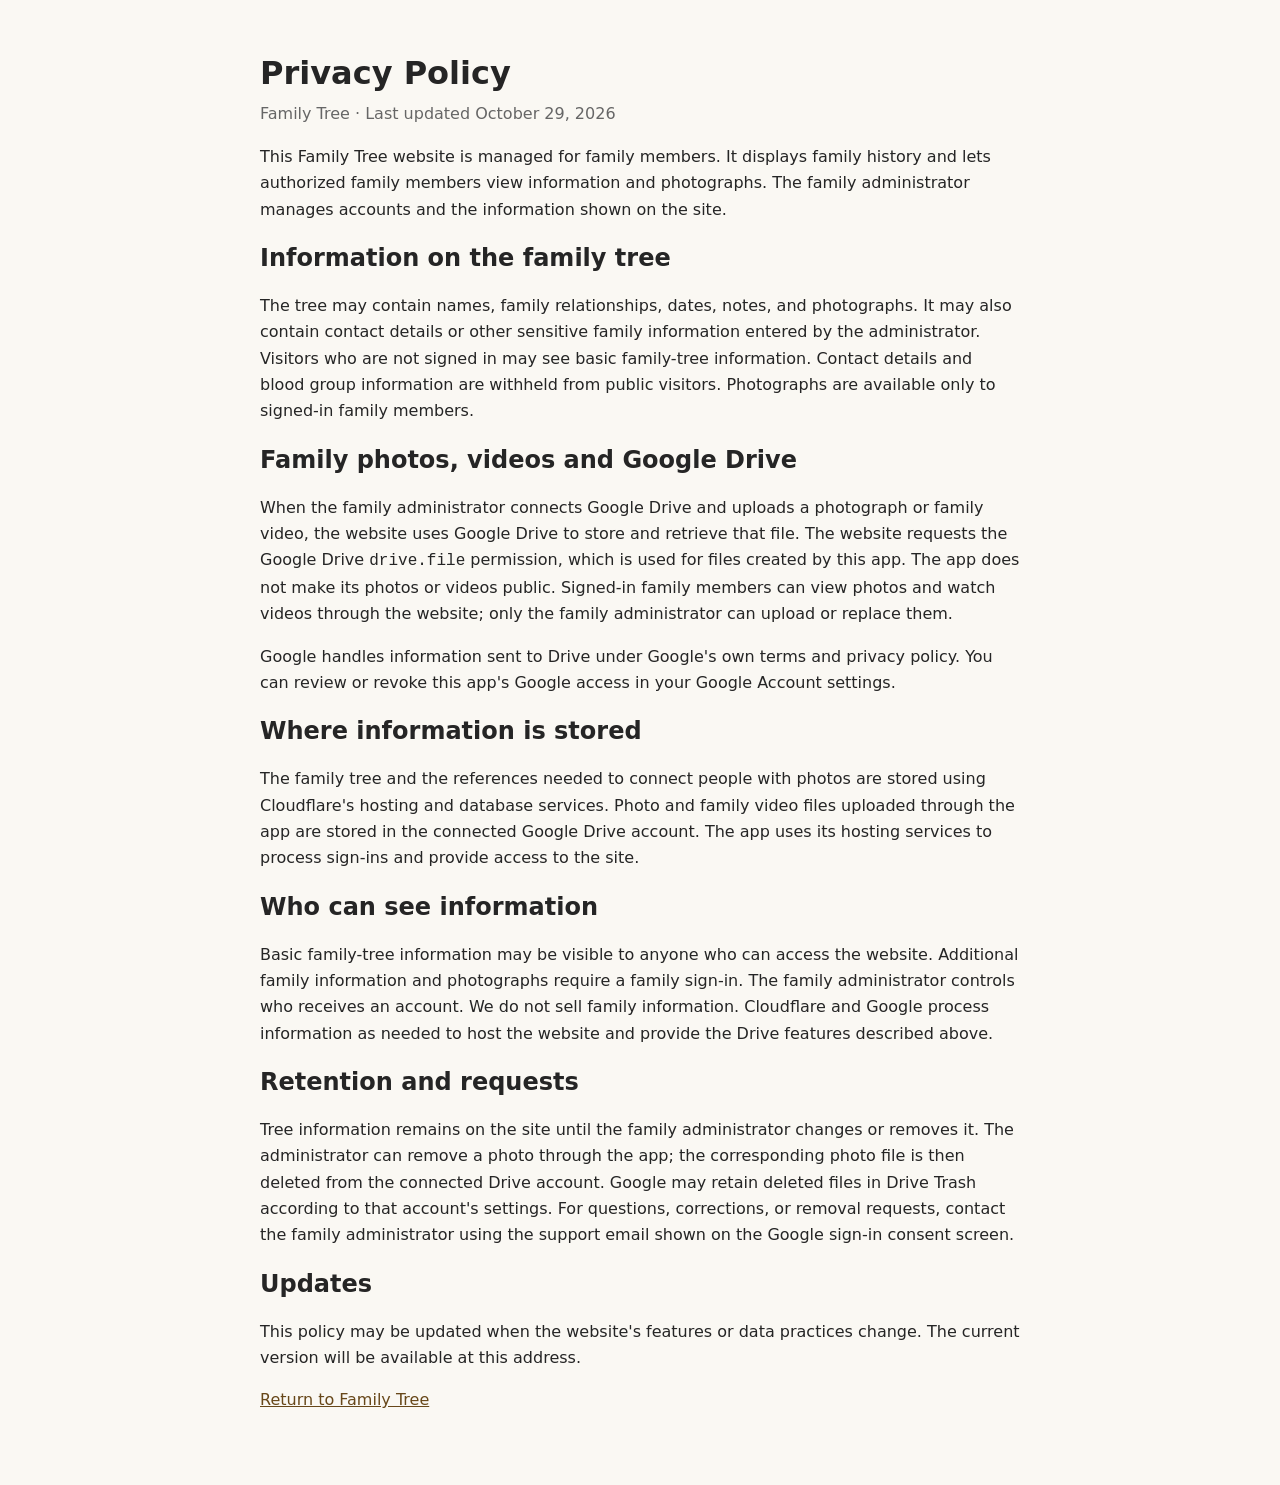
<file: privacy.html>
<!doctype html>
<html lang="en">
<head>
  <meta charset="utf-8">
  <meta name="viewport" content="width=device-width, initial-scale=1">
  <meta name="robots" content="noindex">
  <title>Privacy Policy — Family Tree</title>
  <style>
    :root { color-scheme: light; font: 16px/1.65 system-ui, sans-serif; color: #252525; background: #faf8f3; }
    body { max-width: 760px; margin: 0 auto; padding: 32px 20px 56px; }
    h1, h2 { line-height: 1.25; }
    h1 { margin-bottom: .25em; }
    .date { color: #666; margin-top: 0; }
    a { color: #674719; }
    li { margin: .35em 0; }
  </style>
</head>
<body>
  <main>
    <h1>Privacy Policy</h1>
    <p class="date">Family Tree · Last updated October 29, 2026</p>
    <p>This Family Tree website is managed for family members. It displays family history and lets authorized family members view information and photographs. The family administrator manages accounts and the information shown on the site.</p>

    <h2>Information on the family tree</h2>
    <p>The tree may contain names, family relationships, dates, notes, and photographs. It may also contain contact details or other sensitive family information entered by the administrator. Visitors who are not signed in may see basic family-tree information. Contact details and blood group information are withheld from public visitors. Photographs are available only to signed-in family members.</p>

    <h2>Family photos, videos and Google Drive</h2>
    <p>When the family administrator connects Google Drive and uploads a photograph or family video, the website uses Google Drive to store and retrieve that file. The website requests the Google Drive <code>drive.file</code> permission, which is used for files created by this app. The app does not make its photos or videos public. Signed-in family members can view photos and watch videos through the website; only the family administrator can upload or replace them.</p>
    <p>Google handles information sent to Drive under Google's own terms and privacy policy. You can review or revoke this app's Google access in your Google Account settings.</p>

    <h2>Where information is stored</h2>
    <p>The family tree and the references needed to connect people with photos are stored using Cloudflare's hosting and database services. Photo and family video files uploaded through the app are stored in the connected Google Drive account. The app uses its hosting services to process sign-ins and provide access to the site.</p>

    <h2>Who can see information</h2>
    <p>Basic family-tree information may be visible to anyone who can access the website. Additional family information and photographs require a family sign-in. The family administrator controls who receives an account. We do not sell family information. Cloudflare and Google process information as needed to host the website and provide the Drive features described above.</p>

    <h2>Retention and requests</h2>
    <p>Tree information remains on the site until the family administrator changes or removes it. The administrator can remove a photo through the app; the corresponding photo file is then deleted from the connected Drive account. Google may retain deleted files in Drive Trash according to that account's settings. For questions, corrections, or removal requests, contact the family administrator using the support email shown on the Google sign-in consent screen.</p>

    <h2>Updates</h2>
    <p>This policy may be updated when the website's features or data practices change. The current version will be available at this address.</p>
    <p><a href="/">Return to Family Tree</a></p>
  </main>
</body>
</html>
</file>
